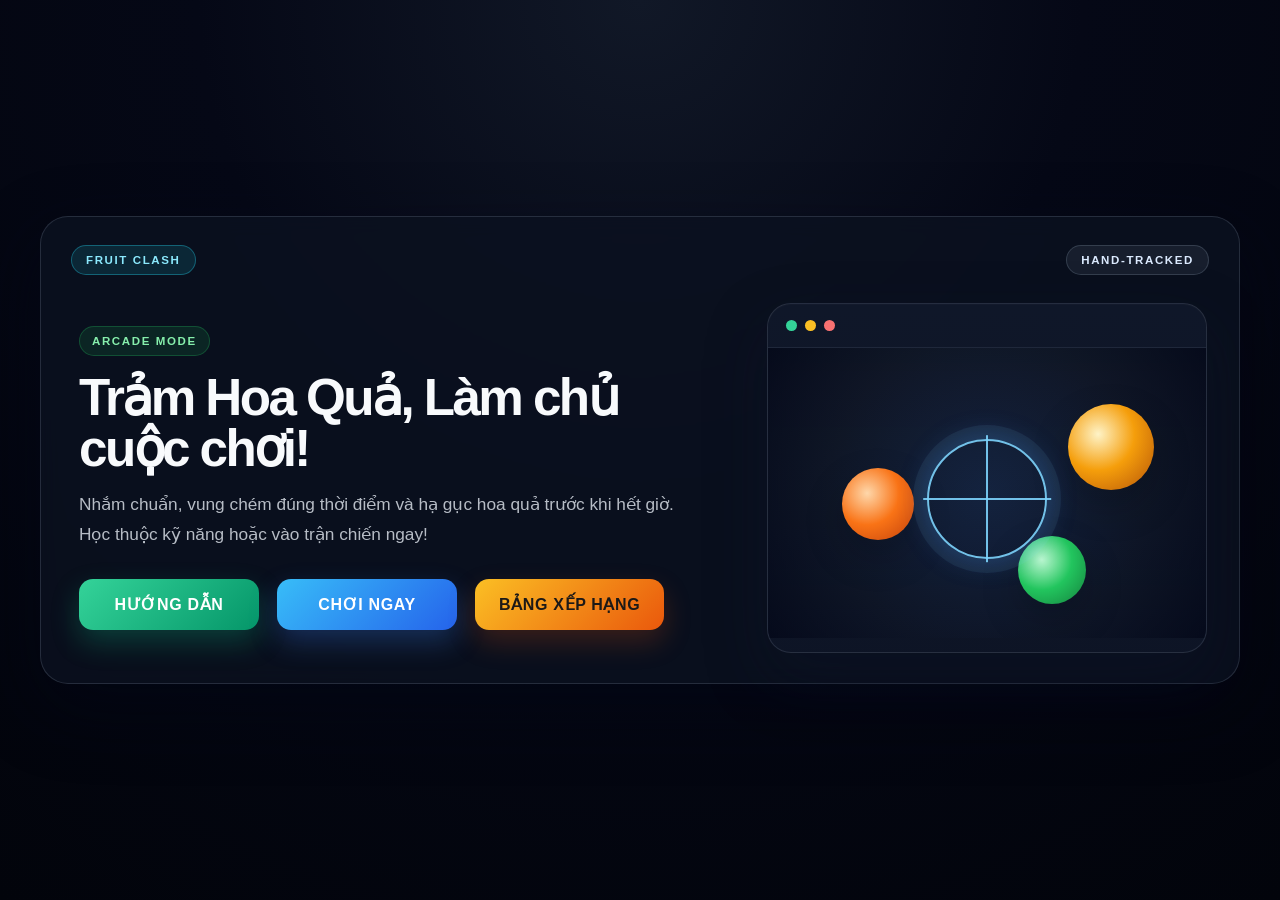
<file: index.html>
<!DOCTYPE html>
<html lang="en">
<head>
  <meta charset="UTF-8">
  <meta name="viewport" content="width=device-width, initial-scale=1.0">
  <title>Fruit Clash | Intro</title>
  <link rel="icon" href="https://static.vecteezy.com/system/resources/previews/021/024/064/non_2x/shooting-game-icon-vector.jpg">
  <link rel="stylesheet" href="style.css">
</head>
<body class="intro-body">
  <main class="intro-screen">
    <div class="intro-panel">
      <div class="intro-topbar">
        <span class="brand-pill">FRUIT CLASH</span>
        <span class="status-pill">HAND-TRACKED</span>
      </div>

      <div class="intro-hero">
        <div class="intro-copy">
          <p class="intro-badge">ARCADE MODE</p>
          <h1>Trảm Hoa Quả,
            Làm chủ cuộc chơi!
          </h1>
          <p class="intro-text">
            Nhắm chuẩn, vung chém đúng thời điểm và hạ gục hoa quả trước khi hết giờ. 
            Học thuộc kỹ năng hoặc vào trận chiến ngay!
          </p>

          <div class="button-group">
            <a href="tutorial.html" class="btn btn-primary">HƯỚNG DẪN</a>
            <a href="game.html" class="btn btn-secondary">CHƠI NGAY</a>
            <a href="leaderboard.html" class="btn btn-leaderboard">BẢNG XẾP HẠNG</a>
          </div>
        </div>

        <div class="intro-preview">
          <div class="preview-card">
            <div class="preview-header">
              <span class="preview-dot dot-green"></span>
              <span class="preview-dot dot-orange"></span>
              <span class="preview-dot dot-red"></span>
            </div>

            <div class="preview-stage">
              <div class="preview-orb orb-one"></div>
              <div class="preview-orb orb-two"></div>
              <div class="preview-orb orb-three"></div>
              <div class="preview-reticle"></div>
            </div>
          </div>
        </div>
      </div>
    </div>
  </main>
</body>
</html>
</file>
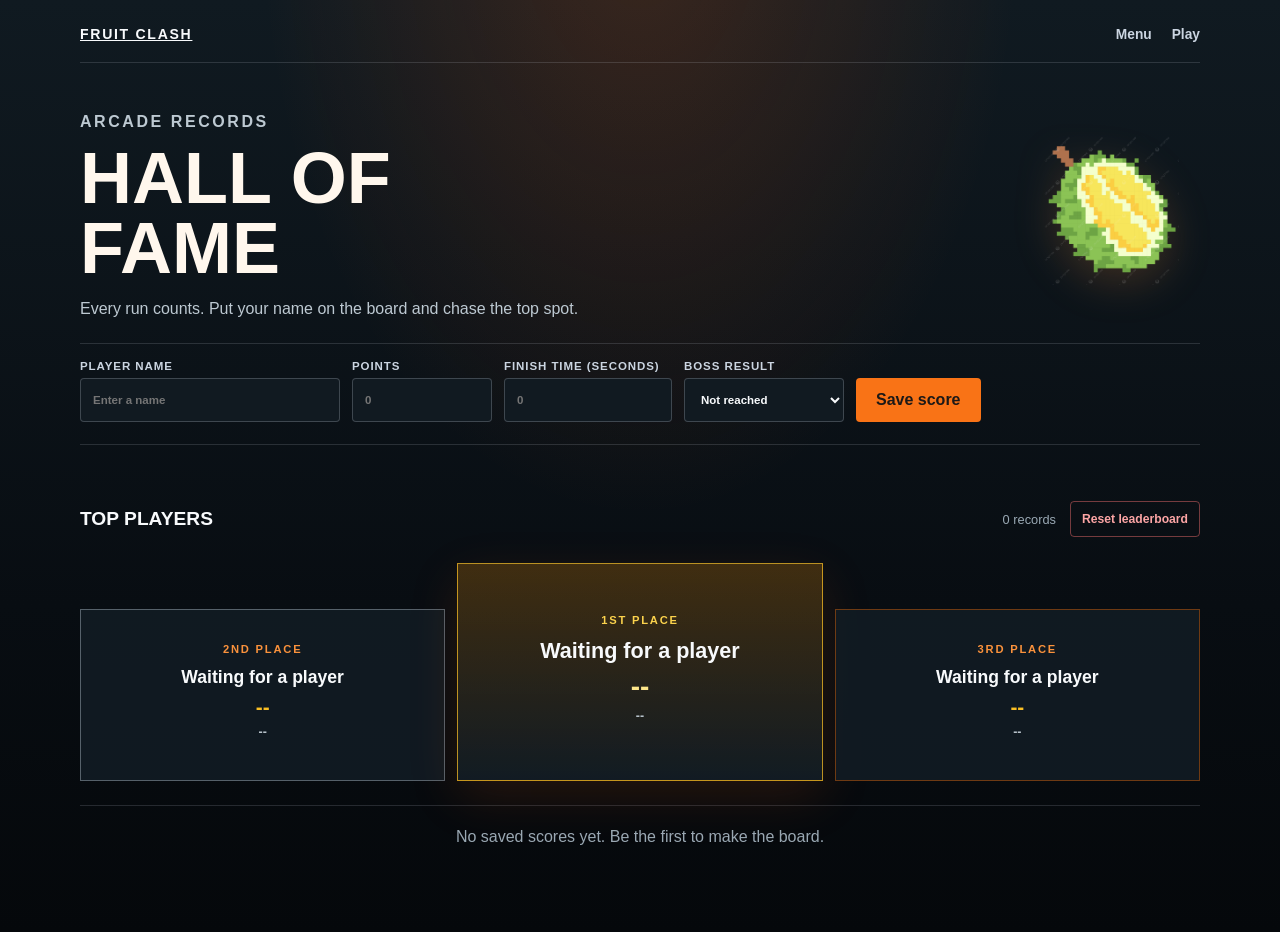
<file: leaderboard.html>
<!DOCTYPE html>
<html lang="en">
<head>
  <meta charset="UTF-8">
  <meta name="viewport" content="width=device-width, initial-scale=1.0">
  <meta name="theme-color" content="#101a21">
  <title>Fruit Clash | Leaderboard</title>
  <link rel="icon" href="assets/durian.png">
  <link rel="stylesheet" href="style.css">
</head>
<body class="leaderboard-body">
  <main class="leaderboard-page">
    <header class="leaderboard-header">
      <a class="leaderboard-brand" href="index.html">FRUIT CLASH</a>
      <nav class="leaderboard-nav" aria-label="Main navigation">
        <a href="index.html">Menu</a>
        <a href="game.html">Play</a>
      </nav>
    </header>

    <section class="leaderboard-hero" aria-labelledby="leaderboard-heading">
      <div>
        <p class="leaderboard-kicker">ARCADE RECORDS</p>
        <h1 id="leaderboard-heading">Hall of<br>Fame</h1>
        <p>Every run counts. Put your name on the board and chase the top spot.</p>
      </div>
      <img class="leaderboard-mascot" src="assets/durian.png" alt="Durian boss">
    </section>

    <form id="score-form" class="score-form">
      <label>
        Player name
        <input id="player-name" name="name" type="text" maxlength="24" autocomplete="nickname" placeholder="Enter a name" required>
      </label>
      <label>
        Points
        <input id="player-score" name="score" type="number" min="0" max="999999999" step="1" placeholder="0" required>
      </label>
      <label>
        Finish time (seconds)
        <input id="player-time" name="time" type="number" min="0" max="999999999" step="1" placeholder="0" required>
      </label>
      <label>
        Boss result
        <select id="player-boss-result" name="bossResult">
          <option value="NOT_REACHED">Not reached</option>
          <option value="WON">Boss defeated</option>
          <option value="LOST">Lost to boss</option>
        </select>
      </label>
      <button type="submit">Save score</button>
    </form>
    <p id="leaderboard-status" class="leaderboard-status" role="status" aria-live="polite"></p>

    <section class="leaderboard-section" aria-labelledby="standings-heading">
      <div class="leaderboard-title-row">
        <h2 id="standings-heading">Top players</h2>
        <div class="leaderboard-actions">
          <span id="leaderboard-count" class="leaderboard-count">0 records</span>
          <button id="reset-leaderboard" class="leaderboard-reset" type="button">Reset leaderboard</button>
        </div>
      </div>
      <div id="podium" class="podium" aria-label="Top three players">
        <article class="podium-entry" data-place="2">
          <span class="podium-rank">2ND PLACE</span>
          <strong class="podium-name">Waiting for a player</strong>
          <span class="podium-score">--</span>
          <span class="podium-time">--</span>
          <span class="podium-result"></span>
        </article>
        <article class="podium-entry" data-place="1">
          <span class="podium-rank">1ST PLACE</span>
          <strong class="podium-name">Waiting for a player</strong>
          <span class="podium-score">--</span>
          <span class="podium-time">--</span>
          <span class="podium-result"></span>
        </article>
        <article class="podium-entry" data-place="3">
          <span class="podium-rank">3RD PLACE</span>
          <strong class="podium-name">Waiting for a player</strong>
          <span class="podium-score">--</span>
          <span class="podium-time">--</span>
          <span class="podium-result"></span>
        </article>
      </div>
      <div id="leaderboard-list" class="leaderboard-list" aria-label="Other player rankings"></div>
      <p id="leaderboard-empty" class="leaderboard-empty">No saved scores yet. Be the first to make the board.</p>
    </section>
  </main>
  <script type="module" src="leaderboard.js"></script>
</body>
</html>
</file>
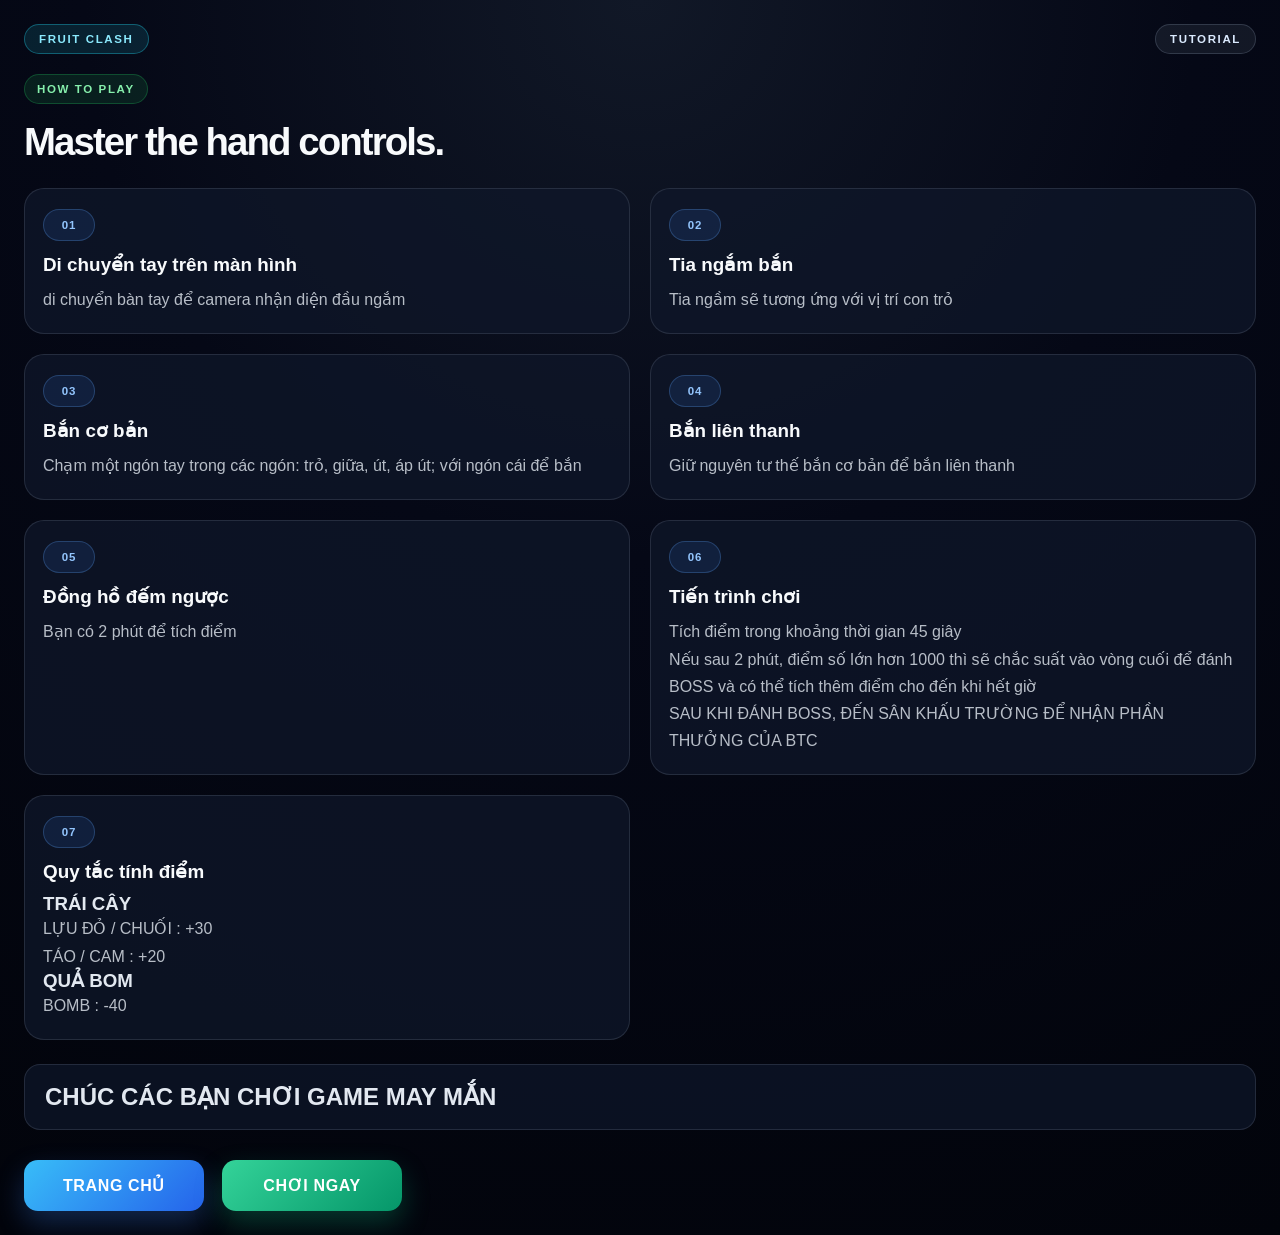
<file: tutorial.html>
<!DOCTYPE html>
<html lang="en">
<head>
  <meta charset="UTF-8">
  <meta name="viewport" content="width=device-width, initial-scale=1.0">
  <title>Fruit Clash | Tutorial</title>
  <link rel="stylesheet" href="style.css">
</head>
<body class="tutorial-body">
  <main class="tutorial-screen">
    <section class="tutorial-card">
      <div class="intro-topbar tutorial-topbar">
        <span class="brand-pill">FRUIT CLASH</span>
        <span class="status-pill">TUTORIAL</span>
      </div>

      <div class="tutorial-header">
        <p class="intro-badge">HOW TO PLAY</p>
        <h1>Master the hand controls.</h1>
      </div>

      <div class="tutorial-grid">
        <article class="tutorial-step">
          <span class="step-number">01</span>
          <h2>Di chuyển tay trên màn hình</h2>
          <p>di chuyển bàn tay để camera nhận diện đầu ngắm</p>
        </article>

        <article class="tutorial-step">
          <span class="step-number">02</span>
          <h2>Tia ngắm bắn</h2>
          <p>Tia ngầm sẽ tương ứng với vị trí con trỏ</p>
        </article>

        <article class="tutorial-step">
          <span class="step-number">03</span>
          <h2>Bắn cơ bản</h2>
          <p>Chạm một ngón tay trong các ngón: trỏ, giữa, út, áp út; với ngón cái để bắn</p>
        </article>

        <article class="tutorial-step">
          <span class="step-number">04</span>
          <h2>Bắn liên thanh</h2>
          <p>Giữ nguyên tư thế bắn cơ bản để bắn liên thanh</p>
        </article>

        <article class="tutorial-step">
          <span class="step-number">05</span>
          <h2>Đồng hồ đếm ngược</h2>
          <p>Bạn có 2 phút để tích điểm</p>
        </article>

        <article class="tutorial-step">
          <span class="step-number">06</span>
          <h2>Tiến trình chơi</h2>
          <p>Tích điểm trong khoảng thời gian 45 giây</p>
          <p>Nếu sau 2 phút, điểm số lớn hơn 1000 thì sẽ chắc suất vào vòng cuối để đánh BOSS và có thể tích thêm điểm cho đến khi hết giờ</p>
          <p> SAU KHI ĐÁNH BOSS, ĐẾN SÂN KHẤU TRƯỜNG ĐỂ NHẬN PHẦN THƯỞNG CỦA BTC</p>
        </article>

        <article class="tutorial-step">
          <span class="step-number">07</span>
          <h2>Quy tắc tính điểm</h2>
          <h3>TRÁI CÂY</h3>
          <p>LỰU ĐỎ / CHUỐI : +30</p>
          <p>TÁO / CAM : +20</p>
          <h3>QUẢ BOM</h3>
          <p>BOMB : -40</p>
        </article>
      </div>

      <div class="tips-box">
        <h1 class="tips-header">CHÚC CÁC BẠN CHƠI GAME MAY MẮN</h1>
      </div>

      <div class="button-group tutorial-actions">
        <a href="index.html" class="btn btn-secondary home-button" >TRANG CHỦ</a>
        <a href="game.html" class="btn btn-primary">CHƠI NGAY</a>
      </div>
    </section>
  </main>
</body>
</html>
</file>
<file: style.css>
* {
  box-sizing: border-box;
  margin: 0;
  padding: 0;
}

html, body {
  width: 100%;
  min-height: 100%;
  background: #050816;
  font-family: Inter, "Segoe UI", sans-serif;
}

body {
  display: block;
  overflow-x: hidden;
}

body:not(.battle-layout-body) {
  overflow-y: auto;
}

.battle-layout {
  display: grid;
  grid-template-columns: 50% 50%;
  width: 100vw;
  height: 100vh;
}

.camera-pane,
.game-pane {
  position: relative;
  width: 100%;
  height: 100%;
  overflow: hidden;
  contain: layout paint;
}

.camera-pane {
  background: linear-gradient(180deg, #eef2f7 0%, #dfe7ef 100%);
  border-right: 1px solid rgba(15, 23, 42, 0.08);
}

.camera-panel-glow {
  position: absolute;
  inset: 0;
  background: radial-gradient(circle at 20% 10%, rgba(255,255,255,0.8), transparent 30%);
  z-index: 0;
}

.game-pane {
  background:
    linear-gradient(180deg, rgba(7, 10, 20, 0.94), rgba(9, 12, 24, 0.98)),
    #070b15;
}

.game-pane::before {
  content: "";
  position: absolute;
  inset: 0;
  background: linear-gradient(135deg, rgba(34, 211, 238, 0.08), transparent 40%, rgba(99, 102, 241, 0.08));
  pointer-events: none;
}

#camera_canvas,
#game_canvas {
  position: absolute;
  inset: 0;
  width: 100%;
  height: 100%;
  display: block;
  z-index: 1;
}

#camera_canvas {
  transform: scaleX(-1);
  object-fit: cover;
  background: #dfe7ef;
}

.camera-badge {
  position: absolute;
  left: 18px;
  bottom: 18px;
  z-index: 3;
  border-radius: 999px;
  background: rgba(255, 255, 255, 0.62);
  border: 1px solid rgba(15, 23, 42, 0.1);
  color: #0f172a;
  padding: 7px 12px;
  font-size: 0.72rem;
  font-weight: 800;
  letter-spacing: 0.14em;
  text-transform: uppercase;
  box-shadow: 0 8px 20px rgba(15, 23, 42, 0.08);
}

.game-hud {
  position: absolute;
  top: 18px;
  left: 18px;
  right: 18px;
  z-index: 4;
  display: flex;
  align-items: center;
  justify-content: space-between;
  gap: 12px;
  pointer-events: none;
  will-change: transform, opacity;
}

.hud-left,
.hud-right {
  display: flex;
  align-items: center;
  gap: 12px;
}

.hud-tag {
  display: inline-flex;
  align-items: center;
  justify-content: center;
  padding: 6px 10px;
  border-radius: 999px;
  background: rgba(34, 211, 238, 0.12);
  border: 1px solid rgba(34, 211, 238, 0.32);
  color: #8be9fd;
  font-size: 0.66rem;
  font-weight: 800;
  letter-spacing: 0.12em;
  text-transform: uppercase;
}

.hud-title {
  color: rgba(255, 255, 255, 0.95);
  font-size: 0.9rem;
  font-weight: 800;
  letter-spacing: 0.18em;
  text-transform: uppercase;
}

.stat-box {
  min-width: 90px;
  padding: 8px 12px;
  border-radius: 14px;
  background: rgba(15, 23, 42, 0.55);
  border: 1px solid rgba(148, 163, 184, 0.18);
  backdrop-filter: blur(8px);
  box-shadow: 0 12px 25px rgba(2, 6, 23, 0.26);
}

.stat-box span {
  display: block;
  font-size: 0.62rem;
  letter-spacing: 0.14em;
  color: rgba(191, 219, 254, 0.85);
  text-transform: uppercase;
  margin-bottom: 4px;
}

.stat-box strong {
  color: #f8fafc;
  font-size: 1.15rem;
  font-weight: 800;
}

.close-button {
  position: absolute;
  right: 18px;
  top: 18px;
  z-index: 5;
  width: 36px;
  height: 36px;
  border: 1px solid rgba(255, 255, 255, 0.18);
  border-radius: 50%;
  background: rgba(15, 23, 42, 0.55);
  color: rgba(255, 255, 255, 0.9);
  font-size: 25px;
  line-height: 1;
  display: inline-flex;
  align-items: center;
  justify-content: center;
  cursor: pointer;
  box-shadow: 0 12px 25px rgba(15, 23, 42, 0.3);
  will-change: transform, opacity;
}

.mission-panel {
  position: absolute;
  left: 24px;
  bottom: 22px;
  z-index: 4;
  display: flex;
  flex-direction: column;
  align-items: flex-start;
  gap: 8px;
  background: rgba(15, 23, 42, 0.52);
  border: 1px solid rgba(148, 163, 184, 0.18);
  border-radius: 16px;
  padding: 12px 14px;
  backdrop-filter: blur(8px);
  box-shadow: 0 12px 25px rgba(2, 6, 23, 0.22);
  will-change: transform, opacity;
}

.mission-badge {
  display: inline-flex;
  align-items: center;
  justify-content: center;
  padding: 6px 10px;
  border-radius: 999px;
  background: rgba(34, 197, 94, 0.12);
  border: 1px solid rgba(34, 197, 94, 0.35);
  color: #86efac;
  font-size: 0.62rem;
  letter-spacing: 0.12em;
  font-weight: 800;
  text-transform: uppercase;
}

.mission-text {
  color: rgba(255, 255, 255, 0.9);
  font-size: 0.86rem;
  font-weight: 600;
}

.hidden-status {
  display: none;
}

.game-over-actions {
  position: absolute;
  left: 50%;
  bottom: 28px;
  transform: translateX(-50%);
  z-index: 8;
  display: flex;
  align-items: center;
  justify-content: center;
  gap: 16px;
  flex-wrap: wrap;
  will-change: transform, opacity;
}

.game-over-actions.hidden {
  display: none;
}

.game-over-btn {
  appearance: none;
  border: none;
  border-radius: 12px;
  padding: 12px 20px;
  font-size: 0.95rem;
  font-weight: 800;
  letter-spacing: 0.04em;
  cursor: pointer;
  transition: transform 0.2s ease, box-shadow 0.2s ease;
}

.game-over-btn:hover {
  transform: translateY(-2px);
}

.game-over-btn.btn-primary {
  background: linear-gradient(135deg, #34d399, #059669);
  color: white;
  box-shadow: 0 12px 28px rgba(16, 185, 129, 0.25);
}

.game-over-btn.btn-secondary {
  background: linear-gradient(135deg, #38bdf8, #2563eb);
  color: white;
  box-shadow: 0 12px 28px rgba(59, 130, 246, 0.25);
}

.intro-body {
  background: radial-gradient(circle at top, #111827 0%, #050816 40%, #02040b 100%);
  color: #e2e8f0;
}

.tutorial-body {
  background: radial-gradient(circle at top, #111827 0%, #050816 40%, #02040b 100%);
  color: #e2e8f0;
  overflow-y: auto;
}

.intro-screen {
  width: 100%;
  min-height: 100vh;
  display: flex;
  align-items: center;
  justify-content: center;
  padding: 32px;
}

.tutorial-screen {
  width: 100%;
  min-height: 100vh;
  display: flex;
  justify-content: center;
  align-items: flex-start;
  padding: 24px;
}

.intro-panel {
  width: min(1200px, 100%);
  background: rgba(11, 18, 32, 0.82);
  border: 1px solid rgba(148, 163, 184, 0.2);
  border-radius: 28px;
  padding: 28px 30px 30px;
  box-shadow: 0 24px 70px rgba(2, 6, 23, 0.48);
  backdrop-filter: blur(10px);
}

.intro-topbar {
  display: flex;
  align-items: center;
  justify-content: space-between;
  gap: 12px;
  margin-bottom: 28px;
}

.brand-pill,
.status-pill {
  display: inline-flex;
  align-items: center;
  justify-content: center;
  padding: 8px 14px;
  border-radius: 999px;
  font-size: 0.72rem;
  letter-spacing: 0.14em;
  font-weight: 800;
  text-transform: uppercase;
}

.brand-pill {
  color: #8be9fd;
  background: rgba(34, 211, 238, 0.12);
  border: 1px solid rgba(34, 211, 238, 0.35);
}

.status-pill {
  color: #dbeafe;
  background: rgba(148, 163, 184, 0.1);
  border: 1px solid rgba(148, 163, 184, 0.24);
}

.intro-hero {
  display: grid;
  grid-template-columns: 1.2fr 0.8fr;
  align-items: center;
  gap: 30px;
}

.intro-copy {
  padding: 12px 8px;
}

.intro-badge {
  display: inline-block;
  margin-bottom: 16px;
  padding: 8px 12px;
  border-radius: 999px;
  background: rgba(34, 197, 94, 0.12);
  border: 1px solid rgba(34, 197, 94, 0.28);
  color: #86efac;
  font-size: 0.72rem;
  letter-spacing: 0.14em;
  font-weight: 800;
  text-transform: uppercase;
}

.tutorial-topbar {
  margin-bottom: 20px;
}

.tutorial-header {
  margin-bottom: 24px;
}

.tutorial-header h1 {
  margin: 0;
  color: #f8fafc;
  font-size: clamp(2.3rem, 3vw, 4rem);
  letter-spacing: -0.05em;
}

.tutorial-grid {
  display: grid;
  grid-template-columns: repeat(2, minmax(220px, 1fr));
  gap: 20px;
  margin-bottom: 24px;
}

.tutorial-step {
  background: rgba(15, 23, 42, 0.75);
  border: 1px solid rgba(148, 163, 184, 0.18);
  border-radius: 20px;
  padding: 20px 18px;
}

.step-number {
  display: inline-flex;
  align-items: center;
  justify-content: center;
  width: 52px;
  height: 32px;
  border-radius: 999px;
  background: rgba(59, 130, 246, 0.12);
  border: 1px solid rgba(96, 165, 250, 0.26);
  color: #93c5fd;
  font-size: 0.72rem;
  font-weight: 800;
  letter-spacing: 0.08em;
  margin-bottom: 12px;
}

.tutorial-step h2 {
  color: #f8fafc;
  font-size: 1.18rem;
  margin-bottom: 10px;
}

.tutorial-step p {
  color: rgba(226, 232, 240, 0.8);
  line-height: 1.7;
}

.tips-box {
  margin-top: 12px;
  margin-bottom: 24px;
  padding: 18px 20px;
  border-radius: 16px;
  background: rgba(15, 23, 42, 0.72);
  border: 1px solid rgba(148, 163, 184, 0.18);
}

.tips-box h3 {
  color: #f8fafc;
  margin-bottom: 10px;
}

.tips-box ul {
  margin-left: 18px;
  color: rgba(226, 232, 240, 0.8);
  line-height: 1.8;
}

.tutorial-actions {
  margin-top: 0;
}

.intro-copy h1 {
  margin-bottom: 16px;
  color: #f8fafc;
  font-size: clamp(2.6rem, 4vw, 5rem);
  line-height: 1;
  letter-spacing: -0.05em;
}

.intro-text {
  max-width: 620px;
  color: rgba(226, 232, 240, 0.8);
  font-size: 1.08rem;
  line-height: 1.7;
}

.button-group {
  display: flex;
  align-items: center;
  gap: 18px;
  margin-top: 30px;
  flex-wrap: wrap;
}

.btn {
  display: inline-flex;
  align-items: center;
  justify-content: center;
  min-width: 180px;
  padding: 16px 24px;
  border-radius: 14px;
  text-decoration: none;
  font-weight: 800;
  letter-spacing: 0.04em;
  transition: transform 0.2s ease, box-shadow 0.2s ease, border-color 0.2s ease;
}

.btn:hover {
  transform: translateY(-2px);
}

.home-button {
  border: none;
  cursor: pointer;
  font-family: inherit;
}

.btn-primary {
  background: linear-gradient(135deg, #34d399, #059669);
  color: white;
  box-shadow: 0 12px 28px rgba(16, 185, 129, 0.28);
}

.btn-secondary {
  background: linear-gradient(135deg, #38bdf8, #2563eb);
  color: white;
  box-shadow: 0 12px 28px rgba(59, 130, 246, 0.28);
}

.btn-leaderboard {
  background: linear-gradient(135deg, #fbbf24, #ea580c);
  color: #1c1917;
  box-shadow: 0 12px 28px rgba(234, 88, 12, 0.22);
}

.intro-preview {
  display: flex;
  justify-content: center;
}

.preview-card {
  width: min(440px, 100%);
  min-height: 350px;
  border-radius: 24px;
  background: linear-gradient(180deg, rgba(17, 24, 39, 0.92), rgba(15, 23, 42, 0.75));
  border: 1px solid rgba(148, 163, 184, 0.18);
  box-shadow: inset 0 1px 0 rgba(255,255,255,0.08), 0 24px 60px rgba(15, 23, 42, 0.35);
  overflow: hidden;
}

.preview-header {
  display: flex;
  align-items: center;
  gap: 8px;
  padding: 16px 18px;
  border-bottom: 1px solid rgba(148, 163, 184, 0.12);
  background: rgba(15, 23, 42, 0.8);
}

.preview-dot {
  width: 11px;
  height: 11px;
  border-radius: 50%;
  display: inline-block;
}

.dot-green { background: #34d399; }
.dot-orange { background: #fbbf24; }
.dot-red { background: #f87171; }

.preview-stage {
  position: relative;
  height: 290px;
  background: radial-gradient(circle at center, rgba(59, 130, 246, 0.12), rgba(15, 23, 42, 0.1) 60%, rgba(2, 6, 23, 0.72));
  overflow: hidden;
}

.preview-orb {
  position: absolute;
  border-radius: 50%;
  filter: blur(0.5px);
  box-shadow: 0 16px 40px rgba(0,0,0,0.18);
}

.orb-one {
  width: 86px;
  height: 86px;
  right: 52px;
  top: 56px;
  background: radial-gradient(circle at 35% 35%, #fef3c7, #f59e0b 46%, #b45309 100%);
}

.orb-two {
  width: 72px;
  height: 72px;
  left: 74px;
  top: 120px;
  background: radial-gradient(circle at 35% 35%, #fed7aa, #f97316 48%, #c2410c 100%);
}

.orb-three {
  width: 68px;
  height: 68px;
  right: 120px;
  bottom: 34px;
  background: radial-gradient(circle at 35% 35%, #bbf7d0, #22c55e 48%, #15803d 100%);
}

.preview-reticle {
  position: absolute;
  left: 50%;
  top: 52%;
  width: 120px;
  height: 120px;
  transform: translate(-50%, -50%);
  border-radius: 50%;
  border: 2px solid rgba(125, 211, 252, 0.9);
  box-shadow: 0 0 0 14px rgba(125, 211, 252, 0.08), 0 0 30px rgba(59, 130, 246, 0.28);
}

.preview-reticle::before,
.preview-reticle::after {
  content: "";
  position: absolute;
  left: 50%;
  top: 50%;
  transform: translate(-50%, -50%);
  background: rgba(125, 211, 252, 0.9);
}

.preview-reticle::before {
  width: 2px;
  height: 110%;
}

.preview-reticle::after {
  width: 110%;
  height: 2px;
}

@media (max-width: 900px) {
  .battle-layout {
    grid-template-columns: 1fr;
  }

  .game-pane,
  .camera-pane {
    height: 50vh;
  }

  .game-hud {
    left: 14px;
    right: 14px;
    top: 12px;
    flex-wrap: wrap;
  }

  .hud-left,
  .hud-right {
    width: 100%;
    justify-content: space-between;
  }

  .mission-panel {
    left: 14px;
    right: 14px;
    bottom: 14px;
  }

  .intro-screen {
    padding: 18px;
  }

  .intro-panel {
    padding: 20px 18px 22px;
  }

  .intro-hero {
    grid-template-columns: 1fr;
  }

  .button-group {
    flex-direction: column;
    align-items: stretch;
  }

  .btn {
    width: 100%;
  }

  .tutorial-grid {
    grid-template-columns: 1fr;
  }
}

.leaderboard-body {
  min-height: 100vh;
  color: #f8fafc;
  background:
    radial-gradient(ellipse at 50% -10%, rgba(234, 88, 12, 0.2), transparent 42%),
    linear-gradient(180deg, #101a21 0%, #080d12 65%, #05080b 100%);
}

.leaderboard-page {
  width: min(1180px, 100%);
  min-height: 100vh;
  margin: 0 auto;
  padding: 26px 30px 64px;
}

.leaderboard-header,
.leaderboard-nav,
.leaderboard-title-row,
.score-form,
.leaderboard-row {
  display: flex;
  align-items: center;
}

.leaderboard-header {
  justify-content: space-between;
  gap: 16px;
  padding-bottom: 20px;
  border-bottom: 1px solid rgba(203, 213, 225, 0.16);
}

.leaderboard-brand {
  color: #f8fafc;
  font-size: 0.88rem;
  font-weight: 900;
  letter-spacing: 0.12em;
}

.leaderboard-nav {
  gap: 20px;
}

.leaderboard-nav a {
  color: #cbd5e1;
  font-size: 0.86rem;
  font-weight: 700;
  text-decoration: none;
}

.leaderboard-nav a:hover {
  color: #fbbf24;
}

.leaderboard-hero {
  display: grid;
  grid-template-columns: minmax(0, 1fr) 180px;
  align-items: center;
  gap: 30px;
  padding: 34px 0 22px;
}

.leaderboard-kicker {
  margin-bottom: 8px;
  color: #fb923c;
  font-size: 0.72rem;
  font-weight: 900;
  letter-spacing: 0.16em;
}

.leaderboard-hero h1 {
  color: #fff7ed;
  font-size: clamp(2.5rem, 6vw, 4.5rem);
  line-height: 0.98;
  text-transform: uppercase;
}

.leaderboard-hero p {
  max-width: 540px;
  margin-top: 12px;
  color: #bdc9d2;
  font-size: 1rem;
  line-height: 1.6;
}

.leaderboard-mascot {
  display: block;
  width: 152px;
  height: 152px;
  justify-self: center;
  object-fit: contain;
  filter: drop-shadow(0 12px 20px rgba(251, 146, 60, 0.2));
}

.score-form {
  flex-wrap: wrap;
  gap: 12px;
  padding: 16px 0 22px;
  border-top: 1px solid rgba(203, 213, 225, 0.16);
  border-bottom: 1px solid rgba(203, 213, 225, 0.16);
}

.score-form label {
  display: grid;
  gap: 6px;
  color: #cbd5e1;
  font-size: 0.72rem;
  font-weight: 800;
  letter-spacing: 0.08em;
  text-transform: uppercase;
}

.score-form input {
  width: min(260px, 65vw);
  height: 44px;
  padding: 0 12px;
  border: 1px solid rgba(203, 213, 225, 0.24);
  border-radius: 4px;
  outline: none;
  background: #111a21;
  color: #f8fafc;
  font: inherit;
}

.score-form input:focus {
  border-color: #fb923c;
  box-shadow: 0 0 0 3px rgba(251, 146, 60, 0.16);
}

.score-form input[type="number"] {
  width: 140px;
}

.score-form input#player-time {
  width: 168px;
}

.score-form select {
  min-width: 160px;
  height: 44px;
  padding: 0 12px;
  border: 1px solid rgba(203, 213, 225, 0.24);
  border-radius: 4px;
  background: #111a21;
  color: #f8fafc;
  font: inherit;
}

.score-form button {
  align-self: end;
  height: 44px;
  padding: 0 20px;
  border: 0;
  border-radius: 4px;
  background: #f97316;
  color: #1c1917;
  font: inherit;
  font-weight: 900;
  cursor: pointer;
}

.score-form button:hover {
  background: #fb923c;
}

.leaderboard-status {
  min-height: 24px;
  margin-top: 8px;
  color: #86efac;
  font-size: 0.86rem;
}

.leaderboard-section {
  padding-top: 24px;
}

.leaderboard-title-row {
  justify-content: space-between;
  gap: 12px;
  margin-bottom: 16px;
}

.leaderboard-title-row h2 {
  color: #f8fafc;
  font-size: 1.2rem;
  text-transform: uppercase;
}

.leaderboard-count {
  color: #9aa9b4;
  font-size: 0.8rem;
}

.leaderboard-actions {
  display: flex;
  align-items: center;
  gap: 14px;
}

.leaderboard-reset {
  min-height: 36px;
  padding: 0 11px;
  border: 1px solid rgba(248, 113, 113, 0.45);
  border-radius: 4px;
  background: transparent;
  color: #fca5a5;
  font: inherit;
  font-size: 0.76rem;
  font-weight: 800;
  cursor: pointer;
}

.leaderboard-reset:hover {
  border-color: #f87171;
  background: rgba(127, 29, 29, 0.22);
  color: #fecaca;
}

.podium {
  display: grid;
  grid-template-columns: repeat(3, minmax(0, 1fr));
  align-items: end;
  gap: 12px;
  min-height: 228px;
}

.podium-entry {
  min-width: 0;
  min-height: 172px;
  display: flex;
  flex-direction: column;
  align-items: center;
  justify-content: center;
  padding: 18px 12px;
  border: 1px solid rgba(203, 213, 225, 0.16);
  background: rgba(19, 29, 37, 0.84);
  text-align: center;
  animation: podium-enter 420ms both;
}

.podium-entry[data-place="1"] {
  min-height: 218px;
  border-color: rgba(251, 191, 36, 0.72);
  background: linear-gradient(180deg, rgba(120, 78, 15, 0.5), rgba(19, 29, 37, 0.92));
  box-shadow: 0 16px 48px rgba(234, 88, 12, 0.14);
  animation-delay: 70ms;
}

.podium-entry[data-place="2"] {
  border-color: rgba(203, 213, 225, 0.38);
  animation-delay: 140ms;
}

.podium-entry[data-place="3"] {
  border-color: rgba(180, 83, 9, 0.58);
  animation-delay: 210ms;
}

.podium-rank {
  color: #fb923c;
  font-size: 0.7rem;
  font-weight: 900;
  letter-spacing: 0.16em;
}

.podium-entry[data-place="1"] .podium-rank {
  color: #fcd34d;
}

.podium-name {
  width: 100%;
  margin-top: 12px;
  overflow-wrap: anywhere;
  color: #f8fafc;
  font-size: 1.1rem;
  font-weight: 900;
}

.podium-entry[data-place="1"] .podium-name {
  font-size: 1.35rem;
}

.podium-score {
  margin-top: 7px;
  color: #fbbf24;
  font-size: 1.3rem;
  font-weight: 900;
  font-variant-numeric: tabular-nums;
}

.podium-time {
  margin-top: 6px;
  color: #b7c2ca;
  font-size: 0.78rem;
  font-weight: 700;
  font-variant-numeric: tabular-nums;
}

.podium-entry[data-place="1"] .podium-score {
  color: #fde68a;
  font-size: 1.75rem;
}

.leaderboard-list {
  margin-top: 24px;
  border-top: 1px solid rgba(203, 213, 225, 0.16);
}

.leaderboard-row {
  min-height: 58px;
  justify-content: space-between;
  gap: 16px;
  padding: 10px 12px;
  border-bottom: 1px solid rgba(203, 213, 225, 0.12);
  color: #e2e8f0;
}

.leaderboard-row-rank {
  width: 48px;
  flex: 0 0 48px;
  color: #fb923c;
  font-weight: 900;
  font-variant-numeric: tabular-nums;
}

.leaderboard-row-name {
  flex: 1;
  min-width: 0;
  overflow-wrap: anywhere;
  font-weight: 700;
}

.leaderboard-row-score {
  color: #fde68a;
  font-weight: 900;
  font-variant-numeric: tabular-nums;
}

.leaderboard-row-time {
  width: 68px;
  color: #aab7c0;
  font-size: 0.82rem;
  text-align: right;
  font-variant-numeric: tabular-nums;
}

.leaderboard-empty {
  padding: 22px 12px;
  color: #9aa9b4;
  text-align: center;
}

@keyframes podium-enter {
  from { opacity: 0; transform: translateY(12px); }
  to { opacity: 1; transform: translateY(0); }
}

@media (max-width: 640px) {
  .leaderboard-page {
    padding: 18px 16px 40px;
  }

  .leaderboard-hero {
    grid-template-columns: minmax(0, 1fr) 84px;
    gap: 12px;
    padding-top: 26px;
  }

  .leaderboard-mascot {
    width: 84px;
    height: 84px;
  }

  .leaderboard-hero p {
    font-size: 0.9rem;
  }

  .leaderboard-nav {
    gap: 12px;
  }

  .leaderboard-nav a {
    font-size: 0.78rem;
  }

  .score-form label:first-child {
    flex: 1 1 100%;
  }

  .score-form label:first-child input {
    width: 100%;
  }

  .podium {
    gap: 7px;
    min-height: 184px;
  }

  .podium-entry {
    min-height: 138px;
    padding: 12px 6px;
  }

  .podium-entry[data-place="1"] {
    min-height: 178px;
  }

  .podium-name {
    font-size: 0.9rem;
  }

  .podium-entry[data-place="1"] .podium-name {
    font-size: 1rem;
  }

  .podium-score {
    font-size: 1rem;
  }

  .podium-time {
    font-size: 0.68rem;
  }

  .podium-entry[data-place="1"] .podium-score {
    font-size: 1.3rem;
  }
}

.podium-result {
  margin-top: 8px;
  color: #cbd5e1;
  font-size: 0.7rem;
  font-weight: 800;
}

.podium-result[data-result="WON"] {
  color: #86efac;
}

.podium-result[data-result="LOST"] {
  color: #fca5a5;
}

.podium-result[data-result="NOT_REACHED"] {
  color: #cbd5e1;
}

.leaderboard-row-result {
  min-width: 110px;
  color: #cbd5e1;
  font-size: 0.78rem;
  text-align: right;
}

.result-WON {
  color: #86efac;
}

.result-LOST {
  color: #fca5a5;
}

.result-NOT_REACHED {
  color: #cbd5e1;
}
</file>
